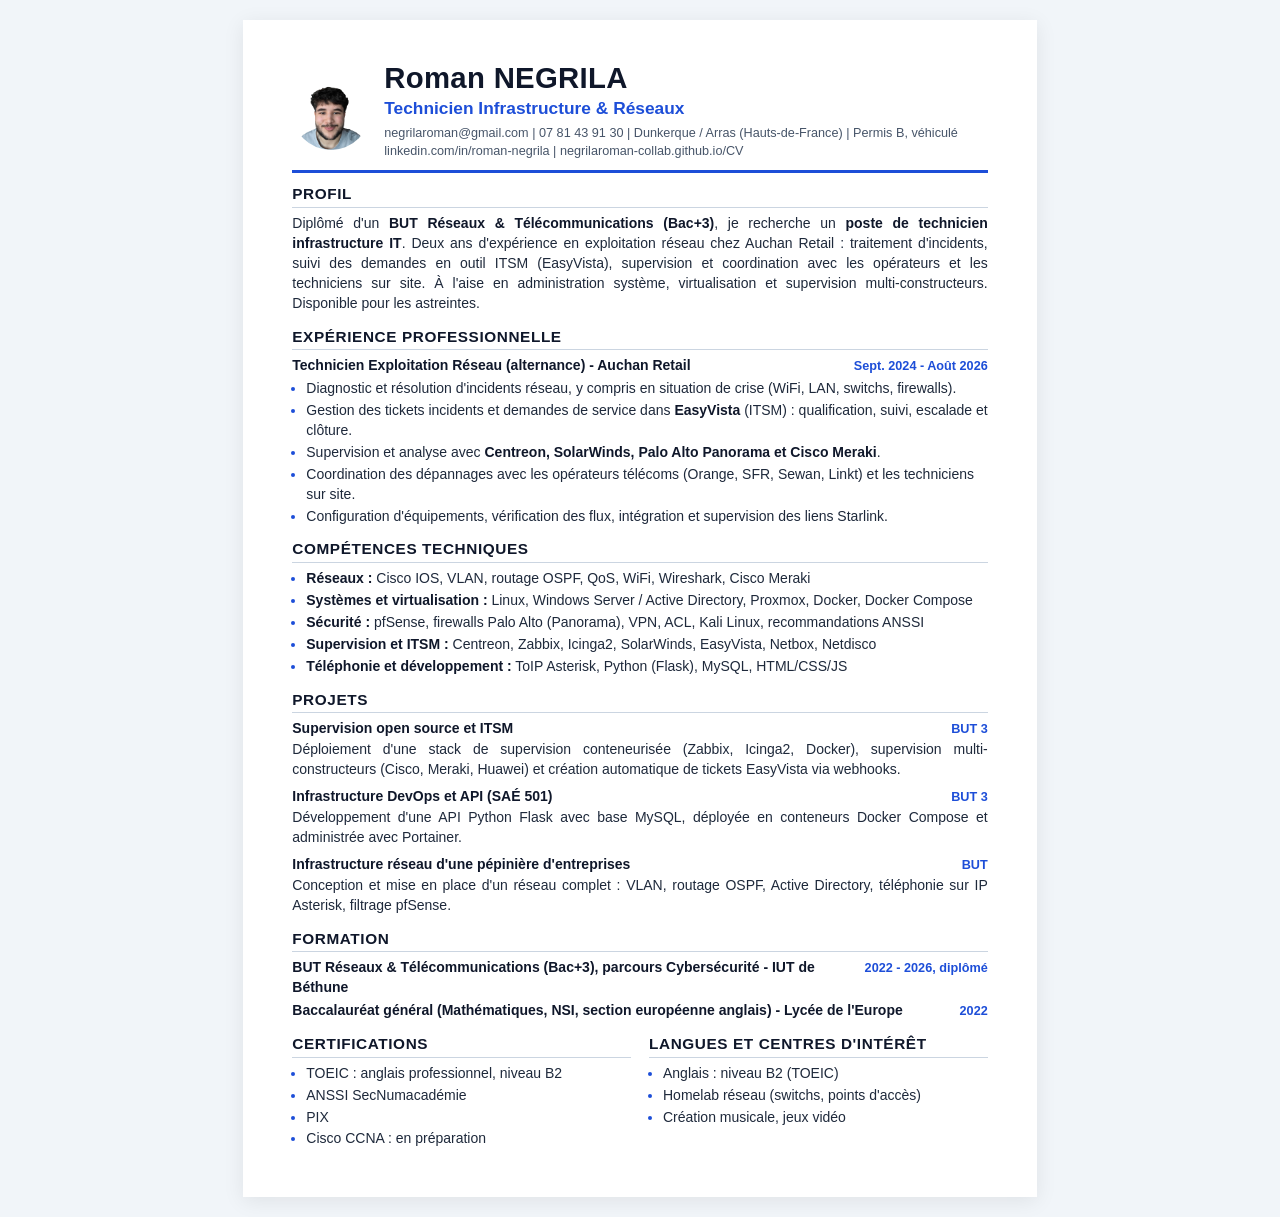
<file: cv-ats.html>
<!DOCTYPE html>
<html lang="fr">
<head>
    <meta charset="UTF-8">
    <meta name="viewport" content="width=device-width, initial-scale=1.0">
    <title>Roman Negrila - CV ATS Technicien Infrastructure &amp; Réseaux</title>
    <meta name="author" content="Roman Negrila">
    <meta name="description" content="CV de Roman Negrila, technicien infrastructure et réseaux, diplômé BUT R&amp;T (Bac+3).">
    <link rel="stylesheet" href="css/style-ats.css">
</head>
<body>
    <!-- Mise en page une colonne : ordre de lecture linéaire, sans icônes ni tableaux, pour une bonne lecture par les ATS -->
    <div class="cv-page">
        <header class="cv-header">
            <img src="img_Roman_Negrila.png" alt="Photo de Roman Negrila" class="profile-pic">
            <div class="header-text">
                <h1 class="name">Roman NEGRILA</h1>
                <p class="role">Technicien Infrastructure &amp; Réseaux</p>
                <p class="contact-line">
                    <span>negrilaroman@gmail.com</span> |
                    <span>07 81 43 91 30</span> |
                    <span>Dunkerque / Arras (Hauts-de-France)</span> |
                    <span>Permis B, véhiculé</span>
                </p>
                <p class="contact-line">
                    <span>linkedin.com/in/roman-negrila</span> |
                    <span>negrilaroman-collab.github.io/CV</span>
                </p>
            </div>
        </header>

        <section class="section">
            <h2 class="section-title">Profil</h2>
            <p class="summary-text">
                Diplômé d'un <strong>BUT Réseaux &amp; Télécommunications (Bac+3)</strong>, je recherche un <strong>poste de technicien infrastructure IT</strong>.
                Deux ans d'expérience en exploitation réseau chez Auchan Retail : traitement d'incidents, suivi des demandes en outil ITSM (EasyVista),
                supervision et coordination avec les opérateurs et les techniciens sur site. À l'aise en administration système, virtualisation et
                supervision multi-constructeurs. Disponible pour les astreintes.
            </p>
        </section>

        <section class="section">
            <h2 class="section-title">Expérience professionnelle</h2>
            <div class="item">
                <div class="item-header">
                    <h3>Technicien Exploitation Réseau (alternance) - Auchan Retail</h3>
                    <span class="date">Sept. 2024 - Août 2026</span>
                </div>
                <ul class="item-list">
                    <li>Diagnostic et résolution d'incidents réseau, y compris en situation de crise (WiFi, LAN, switchs, firewalls).</li>
                    <li>Gestion des tickets incidents et demandes de service dans <strong>EasyVista</strong> (ITSM) : qualification, suivi, escalade et clôture.</li>
                    <li>Supervision et analyse avec <strong>Centreon, SolarWinds, Palo Alto Panorama et Cisco Meraki</strong>.</li>
                    <li>Coordination des dépannages avec les opérateurs télécoms (Orange, SFR, Sewan, Linkt) et les techniciens sur site.</li>
                    <li>Configuration d'équipements, vérification des flux, intégration et supervision des liens Starlink.</li>
                </ul>
            </div>
        </section>

        <section class="section">
            <h2 class="section-title">Compétences techniques</h2>
            <ul class="skills-list">
                <li><strong>Réseaux :</strong> Cisco IOS, VLAN, routage OSPF, QoS, WiFi, Wireshark, Cisco Meraki</li>
                <li><strong>Systèmes et virtualisation :</strong> Linux, Windows Server / Active Directory, Proxmox, Docker, Docker Compose</li>
                <li><strong>Sécurité :</strong> pfSense, firewalls Palo Alto (Panorama), VPN, ACL, Kali Linux, recommandations ANSSI</li>
                <li><strong>Supervision et ITSM :</strong> Centreon, Zabbix, Icinga2, SolarWinds, EasyVista, Netbox, Netdisco</li>
                <li><strong>Téléphonie et développement :</strong> ToIP Asterisk, Python (Flask), MySQL, HTML/CSS/JS</li>
            </ul>
        </section>

        <section class="section">
            <h2 class="section-title">Projets</h2>
            <div class="item">
                <div class="item-header">
                    <h3>Supervision open source et ITSM</h3>
                    <span class="date">BUT 3</span>
                </div>
                <p>Déploiement d'une stack de supervision conteneurisée (Zabbix, Icinga2, Docker), supervision multi-constructeurs (Cisco, Meraki, Huawei) et création automatique de tickets EasyVista via webhooks.</p>
            </div>
            <div class="item">
                <div class="item-header">
                    <h3>Infrastructure DevOps et API (SAÉ 501)</h3>
                    <span class="date">BUT 3</span>
                </div>
                <p>Développement d'une API Python Flask avec base MySQL, déployée en conteneurs Docker Compose et administrée avec Portainer.</p>
            </div>
            <div class="item">
                <div class="item-header">
                    <h3>Infrastructure réseau d'une pépinière d'entreprises</h3>
                    <span class="date">BUT</span>
                </div>
                <p>Conception et mise en place d'un réseau complet : VLAN, routage OSPF, Active Directory, téléphonie sur IP Asterisk, filtrage pfSense.</p>
            </div>
        </section>

        <section class="section">
            <h2 class="section-title">Formation</h2>
            <div class="item compact">
                <div class="item-header">
                    <h3>BUT Réseaux &amp; Télécommunications (Bac+3), parcours Cybersécurité - IUT de Béthune</h3>
                    <span class="date">2022 - 2026, diplômé</span>
                </div>
            </div>
            <div class="item compact">
                <div class="item-header">
                    <h3>Baccalauréat général (Mathématiques, NSI, section européenne anglais) - Lycée de l'Europe</h3>
                    <span class="date">2022</span>
                </div>
            </div>
        </section>

        <section class="section two-cols">
            <div>
                <h2 class="section-title">Certifications</h2>
                <ul class="skills-list">
                    <li>TOEIC : anglais professionnel, niveau B2</li>
                    <li>ANSSI SecNumacadémie</li>
                    <li>PIX</li>
                    <li>Cisco CCNA : en préparation</li>
                </ul>
            </div>
            <div>
                <h2 class="section-title">Langues et centres d'intérêt</h2>
                <ul class="skills-list">
                    <li>Anglais : niveau B2 (TOEIC)</li>
                    <li>Homelab réseau (switchs, points d'accès)</li>
                    <li>Création musicale, jeux vidéo</li>
                </ul>
            </div>
        </section>
    </div>
</body>
</html>
</file>
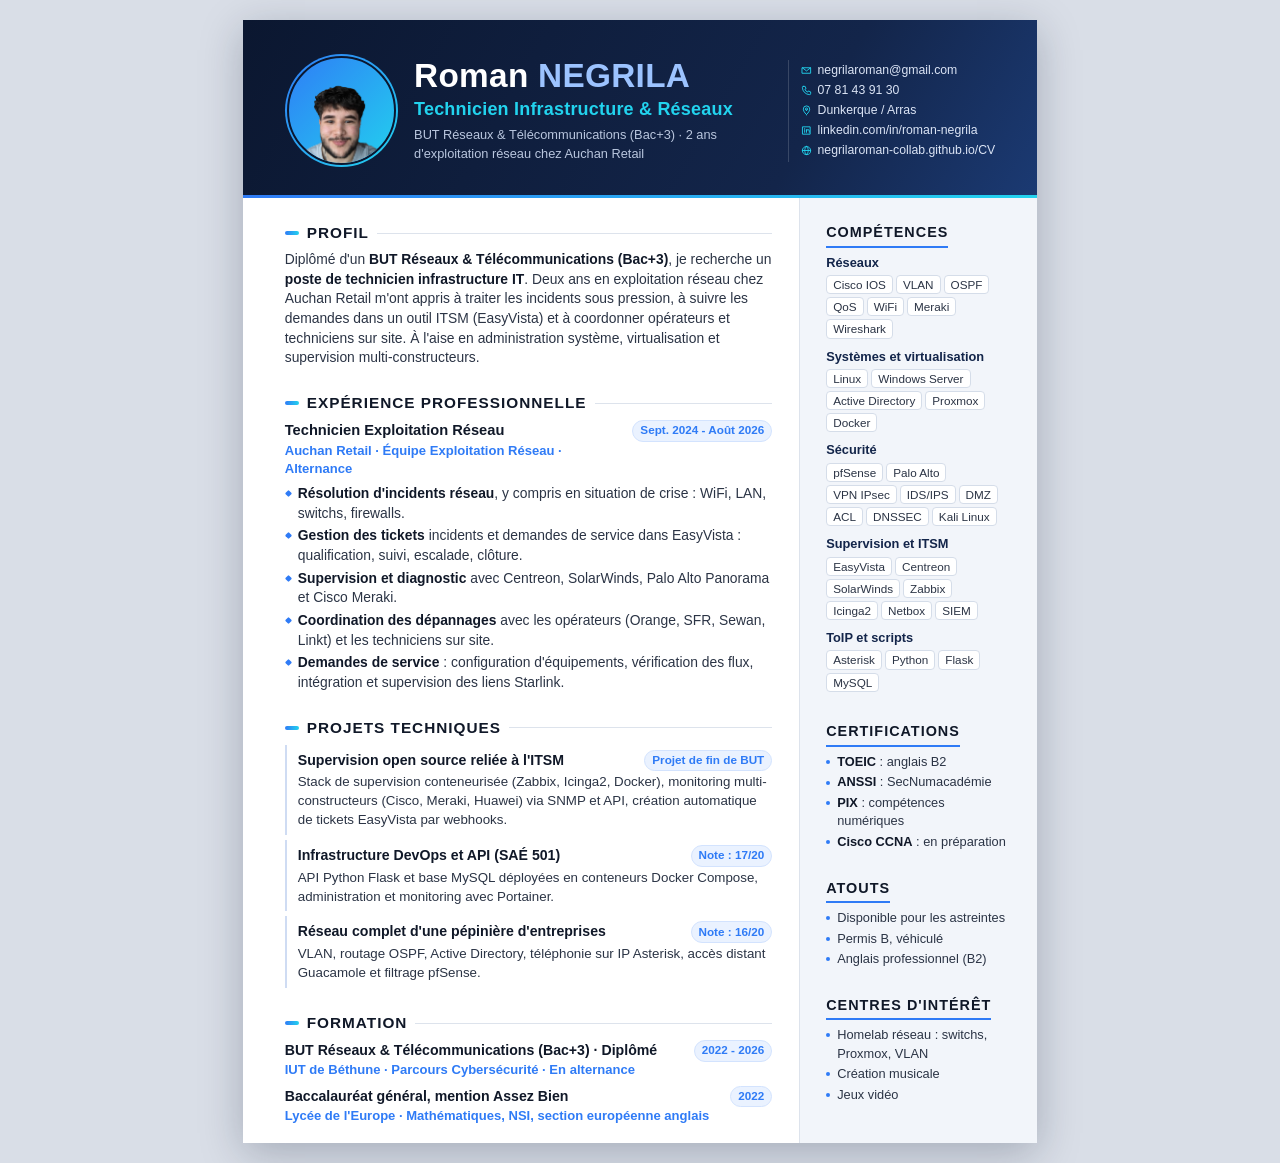
<file: cv-pdf.html>
<!DOCTYPE html>
<html lang="fr">
<head>
    <meta charset="UTF-8">
    <meta name="viewport" content="width=device-width, initial-scale=1.0">
    <title>Roman Negrila - CV Technicien Infrastructure &amp; Réseaux</title>
    <meta name="author" content="Roman Negrila">
    <meta name="description" content="CV de Roman Negrila, technicien infrastructure et réseaux, diplômé BUT R&amp;T (Bac+3).">
    <link rel="stylesheet" href="css/style-pdf.css">
</head>
<body>
<!--
    CV une page A4.
    Lisibilité ATS : vrai texte (aucune image de texte), icônes en SVG sans texte,
    contenu principal placé avant la colonne latérale dans le code, police TrueType système.
-->
<div class="cv-page">

    <header class="cv-header">
        <div class="header-photo">
            <img src="img_Roman_Negrila.png" alt="Photo de Roman Negrila">
        </div>
        <div class="header-main">
            <h1 class="name">Roman <span>NEGRILA</span></h1>
            <p class="role">Technicien Infrastructure &amp; Réseaux</p>
            <p class="tagline">BUT Réseaux &amp; Télécommunications (Bac+3) · 2 ans d'exploitation réseau chez Auchan Retail</p>
        </div>
        <ul class="header-contact">
            <li><svg viewBox="0 0 24 24" aria-hidden="true"><path d="M3 6h18v12H3z M3 6l9 7 9-7"/></svg>negrilaroman@gmail.com</li>
            <li><svg viewBox="0 0 24 24" aria-hidden="true"><path d="M5 3h4l2 5-2.5 1.5a11 11 0 0 0 6 6L16 13l5 2v4a2 2 0 0 1-2 2A16 16 0 0 1 3 5a2 2 0 0 1 2-2z"/></svg>07 81 43 91 30</li>
            <li><svg viewBox="0 0 24 24" aria-hidden="true"><path d="M12 21s-7-6.2-7-12a7 7 0 0 1 14 0c0 5.8-7 12-7 12z M12 11.5a2.5 2.5 0 1 0 0-5 2.5 2.5 0 0 0 0 5z"/></svg>Dunkerque / Arras</li>
            <li><svg viewBox="0 0 24 24" aria-hidden="true"><path d="M4 4h16v16H4z M8 10v6 M8 7.5v.01 M12 16v-6 M12 13a3 3 0 0 1 6 0v3"/></svg>linkedin.com/in/roman-negrila</li>
            <li><svg viewBox="0 0 24 24" aria-hidden="true"><path d="M12 3a9 9 0 1 0 0 18 9 9 0 0 0 0-18z M3 12h18 M12 3c2.5 2.6 3.8 5.6 3.8 9S14.5 18.4 12 21 M12 3C9.5 5.6 8.2 8.6 8.2 12s1.3 6.4 3.8 9"/></svg>negrilaroman-collab.github.io/CV</li>
        </ul>
    </header>

    <div class="cv-body">
        <main class="cv-main">

            <section class="section">
                <h2 class="section-title">Profil</h2>
                <p class="summary">
                    Diplômé d'un <strong>BUT Réseaux &amp; Télécommunications (Bac+3)</strong>, je recherche un
                    <strong>poste de technicien infrastructure IT</strong>. Deux ans en exploitation réseau chez Auchan Retail
                    m'ont appris à traiter les incidents sous pression, à suivre les demandes dans un outil ITSM (EasyVista)
                    et à coordonner opérateurs et techniciens sur site. À l'aise en administration système, virtualisation
                    et supervision multi-constructeurs.
                </p>
            </section>

            <section class="section">
                <h2 class="section-title">Expérience professionnelle</h2>
                <article class="job">
                    <div class="job-head">
                        <div>
                            <h3>Technicien Exploitation Réseau</h3>
                            <p class="org">Auchan Retail · Équipe Exploitation Réseau · Alternance</p>
                        </div>
                        <span class="date">Sept. 2024 - Août 2026</span>
                    </div>
                    <ul class="bullets">
                        <li><strong>Résolution d'incidents réseau</strong>, y compris en situation de crise : WiFi, LAN, switchs, firewalls.</li>
                        <li><strong>Gestion des tickets</strong> incidents et demandes de service dans EasyVista : qualification, suivi, escalade, clôture.</li>
                        <li><strong>Supervision et diagnostic</strong> avec Centreon, SolarWinds, Palo Alto Panorama et Cisco Meraki.</li>
                        <li><strong>Coordination des dépannages</strong> avec les opérateurs (Orange, SFR, Sewan, Linkt) et les techniciens sur site.</li>
                        <li><strong>Demandes de service</strong> : configuration d'équipements, vérification des flux, intégration et supervision des liens Starlink.</li>
                    </ul>
                </article>
            </section>

            <section class="section">
                <h2 class="section-title">Projets techniques</h2>
                <article class="project">
                    <div class="job-head">
                        <h3>Supervision open source reliée à l'ITSM</h3>
                        <span class="date">Projet de fin de BUT</span>
                    </div>
                    <p>Stack de supervision conteneurisée (Zabbix, Icinga2, Docker), monitoring multi-constructeurs (Cisco, Meraki, Huawei) via SNMP et API, création automatique de tickets EasyVista par webhooks.</p>
                </article>
                <article class="project">
                    <div class="job-head">
                        <h3>Infrastructure DevOps et API (SAÉ 501)</h3>
                        <span class="date">Note : 17/20</span>
                    </div>
                    <p>API Python Flask et base MySQL déployées en conteneurs Docker Compose, administration et monitoring avec Portainer.</p>
                </article>
                <article class="project">
                    <div class="job-head">
                        <h3>Réseau complet d'une pépinière d'entreprises</h3>
                        <span class="date">Note : 16/20</span>
                    </div>
                    <p>VLAN, routage OSPF, Active Directory, téléphonie sur IP Asterisk, accès distant Guacamole et filtrage pfSense.</p>
                </article>
            </section>

            <section class="section">
                <h2 class="section-title">Formation</h2>
                <article class="edu">
                    <div class="job-head">
                        <div>
                            <h3>BUT Réseaux &amp; Télécommunications (Bac+3) · Diplômé</h3>
                            <p class="org">IUT de Béthune · Parcours Cybersécurité · En alternance</p>
                        </div>
                        <span class="date">2022 - 2026</span>
                    </div>
                </article>
                <article class="edu">
                    <div class="job-head">
                        <div>
                            <h3>Baccalauréat général, mention Assez Bien</h3>
                            <p class="org">Lycée de l'Europe · Mathématiques, NSI, section européenne anglais</p>
                        </div>
                        <span class="date">2022</span>
                    </div>
                </article>
            </section>

        </main>

        <aside class="cv-side">
            <section class="side-section">
                <h2 class="side-title">Compétences</h2>
                <div class="skill-group">
                    <h3>Réseaux</h3>
                    <p class="chips"><span>Cisco IOS</span> <span>VLAN</span> <span>OSPF</span> <span>QoS</span> <span>WiFi</span> <span>Meraki</span> <span>Wireshark</span></p>
                </div>
                <div class="skill-group">
                    <h3>Systèmes et virtualisation</h3>
                    <p class="chips"><span>Linux</span> <span>Windows Server</span> <span>Active Directory</span> <span>Proxmox</span> <span>Docker</span></p>
                </div>
                <div class="skill-group">
                    <h3>Sécurité</h3>
                    <p class="chips"><span>pfSense</span> <span>Palo Alto</span> <span>VPN IPsec</span> <span>IDS/IPS</span> <span>DMZ</span> <span>ACL</span> <span>DNSSEC</span> <span>Kali Linux</span></p>
                </div>
                <div class="skill-group">
                    <h3>Supervision et ITSM</h3>
                    <p class="chips"><span>EasyVista</span> <span>Centreon</span> <span>SolarWinds</span> <span>Zabbix</span> <span>Icinga2</span> <span>Netbox</span> <span>SIEM</span></p>
                </div>
                <div class="skill-group">
                    <h3>ToIP et scripts</h3>
                    <p class="chips"><span>Asterisk</span> <span>Python</span> <span>Flask</span> <span>MySQL</span></p>
                </div>
            </section>


            <section class="side-section">
                <h2 class="side-title">Certifications</h2>
                <ul class="side-list">
                    <li><strong>TOEIC</strong> : anglais B2</li>
                    <li><strong>ANSSI</strong> : SecNumacadémie</li>
                    <li><strong>PIX</strong> : compétences numériques</li>
                    <li><strong>Cisco CCNA</strong> : en préparation</li>
                </ul>
            </section>

            <section class="side-section">
                <h2 class="side-title">Atouts</h2>
                <ul class="side-list">
                    <li>Disponible pour les astreintes</li>
                    <li>Permis B, véhiculé</li>
                    <li>Anglais professionnel (B2)</li>
                </ul>
            </section>

            <section class="side-section">
                <h2 class="side-title">Centres d'intérêt</h2>
                <ul class="side-list">
                    <li>Homelab réseau : switchs, Proxmox, VLAN</li>
                    <li>Création musicale</li>
                    <li>Jeux vidéo</li>
                </ul>
            </section>
        </aside>
    </div>
</div>
</body>
</html>
</file>
<file: css/style-ats.css>
/* style-ats.css - Variante sobre une colonne du CV, pour les formulaires de candidature en ligne (ATS) */

/* Police système TrueType (Calibri sous Windows, Carlito sous Linux) : aucun téléchargement,
   et le PDF exporté garde un texte extractible proprement par les ATS */

:root {
    --primary: #0f172a;
    --accent: #1d4ed8;
    --text-main: #1e293b;
    --text-muted: #475569;
    --border: #cbd5e1;
    --soft: #f1f5f9;
}

* {
    margin: 0;
    padding: 0;
    box-sizing: border-box;
}

body {
    font-family: Calibri, Carlito, Arial, Helvetica, sans-serif;
    color: var(--text-main);
    font-size: 10.5pt;
    line-height: 1.42;
    background: #fff;
}

@page {
    size: A4 portrait;
    margin: 0;
}

.cv-page {
    width: 210mm;
    min-height: 297mm;
    margin: 0 auto;
    padding: 11mm 13mm 9mm;
    background: #fff;
}

/* ================= EN-TÊTE ================= */
.cv-header {
    display: flex;
    align-items: center;
    gap: 14px;
    padding-bottom: 9px;
    margin-bottom: 10px;
    border-bottom: 3px solid var(--accent);
}

.profile-pic {
    width: 78px;
    height: 78px;
    border-radius: 50%;
    object-fit: cover;
    flex-shrink: 0;
}

.name {
    font-size: 22pt;
    font-weight: 700;
    color: var(--primary);
    line-height: 1.1;
    letter-spacing: 0.3px;
}

.role {
    font-size: 13pt;
    font-weight: 700;
    color: var(--accent);
    margin: 2px 0 5px;
}

.contact-line {
    font-size: 9.5pt;
    color: var(--text-muted);
}

/* ================= SECTIONS ================= */
.section {
    margin-bottom: 12px;
}

.section-title {
    font-size: 11.5pt;
    font-weight: 700;
    color: var(--primary);
    text-transform: uppercase;
    letter-spacing: 0.6px;
    border-bottom: 1px solid var(--border);
    padding-bottom: 2px;
    margin-bottom: 6px;
}

.summary-text {
    text-align: justify;
}

.summary-text strong,
.item-list strong,
.skills-list strong {
    color: var(--primary);
    font-weight: 600;
}

.item {
    margin-bottom: 7px;
}

.item.compact {
    margin-bottom: 3px;
}

.item-header {
    display: flex;
    justify-content: space-between;
    align-items: baseline;
    gap: 10px;
}

.item-header h3 {
    font-size: 10.5pt;
    font-weight: 700;
    color: var(--primary);
}

.date {
    font-size: 9.5pt;
    font-weight: 600;
    color: var(--accent);
    white-space: nowrap;
}

.item p {
    margin-top: 1px;
    text-align: justify;
}

.item-list,
.skills-list {
    margin-top: 3px;
    padding-left: 14px;
}

.item-list li,
.skills-list li {
    margin-bottom: 2px;
}

.item-list li::marker,
.skills-list li::marker {
    color: var(--accent);
}

.two-cols {
    display: grid;
    grid-template-columns: 1fr 1fr;
    gap: 18px;
}

@media screen {
    body { background: var(--soft); }
    .cv-page { margin: 20px auto; box-shadow: 0 4px 20px rgba(0, 0, 0, 0.08); }
}

@media print {
    * {
        -webkit-print-color-adjust: exact !important;
        print-color-adjust: exact !important;
    }
    body { background: #fff; }
    .cv-page { margin: 0; box-shadow: none; }
}
</file>
<file: css/style-pdf.css>
/* style-pdf.css - CV une page A4, design deux zones, lisible par les ATS
   Police système TrueType (Calibri sous Windows, Carlito sous Linux) : aucun téléchargement,
   et le PDF exporté garde un texte extractible proprement. */

:root {
    --navy: #0b1730;
    --navy-2: #13254a;
    --accent: #2f7bf6;
    --accent-2: #22d3ee;
    --ink: #101828;
    --text: #2b3445;
    --muted: #5b6577;
    --line: #dde3ec;
    --side-bg: #f2f5fa;
    --chip-bg: #ffffff;
}

* { margin: 0; padding: 0; box-sizing: border-box; }

body {
    font-family: Calibri, Carlito, "Segoe UI", Arial, sans-serif;
    color: var(--text);
    font-size: 10.4pt;
    line-height: 1.42;
    background: #fff;
}

@page { size: A4 portrait; margin: 0; }

.cv-page {
    width: 210mm;
    height: 297mm;
    margin: 0 auto;
    background: #fff;
    display: flex;
    flex-direction: column;
    overflow: hidden;
}

/* ================= EN-TÊTE ================= */
.cv-header {
    position: relative;
    display: grid;
    grid-template-columns: auto 1fr auto;
    align-items: center;
    gap: 16px;
    padding: 9mm 11mm 8mm;
    background: linear-gradient(120deg, var(--navy) 0%, var(--navy-2) 70%, #1b3a73 100%);
    color: #e8eefb;
}

/* filet dégradé sous l'en-tête */
.cv-header::after {
    content: "";
    position: absolute;
    left: 0; right: 0; bottom: 0;
    height: 3px;
    background: linear-gradient(90deg, var(--accent), var(--accent-2));
}

.header-photo {
    width: 30mm;
    height: 30mm;
    border-radius: 50%;
    padding: 2px;
    background: linear-gradient(135deg, var(--accent), var(--accent-2));
}

.header-photo img {
    width: 100%;
    height: 100%;
    border-radius: 50%;
    object-fit: cover;
    object-position: center 25%;
    border: 2px solid var(--navy);
    display: block;
}

.name {
    font-size: 25pt;
    font-weight: 700;
    line-height: 1;
    color: #fff;
    letter-spacing: 0.3px;
}

.name span { color: #9cc3ff; }

.role {
    margin-top: 5px;
    font-size: 13.5pt;
    font-weight: 700;
    color: var(--accent-2);
    letter-spacing: 0.2px;
}

.tagline {
    margin-top: 4px;
    font-size: 9.6pt;
    color: #b9c6de;
}

.header-contact {
    list-style: none;
    font-size: 9.2pt;
    color: #dbe4f5;
    border-left: 1px solid rgba(255, 255, 255, 0.16);
    padding-left: 12px;
}

.header-contact li {
    display: flex;
    align-items: center;
    gap: 6px;
    margin: 2.5px 0;
    white-space: nowrap;
}

.header-contact svg {
    width: 11px;
    height: 11px;
    flex-shrink: 0;
    fill: none;
    stroke: var(--accent-2);
    stroke-width: 2;
    stroke-linecap: round;
    stroke-linejoin: round;
}

/* ================= CORPS ================= */
.cv-body {
    flex: 1;
    display: grid;
    grid-template-columns: 1fr 63mm;
}

.cv-main {
    padding: 6.5mm 7mm 6mm 11mm;
}

.cv-side {
    background: var(--side-bg);
    padding: 6.5mm 8mm 6mm 7mm;
    border-left: 1px solid var(--line);
}

/* Titres de section principaux */
.section { margin-bottom: 6.4mm; }

.section-title {
    display: flex;
    align-items: center;
    gap: 8px;
    font-size: 11.5pt;
    font-weight: 700;
    color: var(--ink);
    text-transform: uppercase;
    letter-spacing: 1px;
    margin-bottom: 6px;
}

.section-title::before {
    content: "";
    width: 14px;
    height: 4px;
    border-radius: 2px;
    background: linear-gradient(90deg, var(--accent), var(--accent-2));
}

.section-title::after {
    content: "";
    flex: 1;
    height: 1px;
    background: var(--line);
}

.summary { text-align: left; }
.summary strong, .bullets strong { color: var(--ink); }

/* Expérience, projets, formation */
.job-head {
    display: flex;
    justify-content: space-between;
    align-items: flex-start;
    gap: 10px;
}

.job-head h3 {
    font-size: 11pt;
    font-weight: 700;
    color: var(--ink);
}

.org {
    font-size: 9.8pt;
    font-weight: 700;
    color: var(--accent);
    margin-top: 1px;
}

.date {
    flex-shrink: 0;
    font-size: 8.8pt;
    font-weight: 700;
    color: var(--accent);
    background: #eaf2ff;
    border: 1px solid #d3e3fe;
    padding: 1.5px 7px;
    border-radius: 20px;
    white-space: nowrap;
}

.bullets {
    list-style: none;
    margin-top: 5px;
}

.bullets li {
    position: relative;
    padding-left: 13px;
    margin-bottom: 3px;
}

.bullets li::before {
    content: "";
    position: absolute;
    left: 1px;
    top: 0.52em;
    width: 5px;
    height: 5px;
    border-radius: 1px;
    transform: rotate(45deg);
    background: var(--accent);
}

.project {
    position: relative;
    padding: 5px 0 5px 11px;
    margin-bottom: 5px;
    border-left: 2px solid #cfdcf3;
}

.project p {
    margin-top: 2px;
    font-size: 10pt;
}

.project .job-head h3 { font-size: 10.6pt; }

.edu { margin-bottom: 6px; }
.edu .job-head h3 { font-size: 10.6pt; }

/* ================= COLONNE LATÉRALE ================= */
.side-section { margin-bottom: 7mm; }

.side-title {
    font-size: 10.8pt;
    font-weight: 700;
    color: var(--ink);
    text-transform: uppercase;
    letter-spacing: 1px;
    padding-bottom: 3px;
    margin-bottom: 6px;
    border-bottom: 2px solid var(--accent);
    display: inline-block;
}

.skill-group { margin-bottom: 6px; }

.skill-group h3 {
    font-size: 9.6pt;
    font-weight: 700;
    color: var(--navy-2);
    margin-bottom: 3px;
}

.chips { line-height: 1.9; font-size: 0; }

.chips span {
    display: inline-block;
    font-size: 8.8pt;
    line-height: 1.3;
    color: var(--text);
    background: var(--chip-bg);
    border: 1px solid #d5dde9;
    border-radius: 4px;
    padding: 1px 6px;
    margin: 0 3px 3px 0;
}

.side-list {
    list-style: none;
    font-size: 9.6pt;
}

.side-list li {
    position: relative;
    padding-left: 11px;
    margin-bottom: 2.5px;
}

.side-list li::before {
    content: "";
    position: absolute;
    left: 0;
    top: 0.55em;
    width: 4px;
    height: 4px;
    border-radius: 50%;
    background: var(--accent);
}

.side-list strong { color: var(--ink); }

/* Aperçu écran */
@media screen {
    body { background: #d9dee7; padding: 20px 0; }
    .cv-page { box-shadow: 0 10px 40px rgba(11, 23, 48, 0.25); }
}

@media print {
    * {
        -webkit-print-color-adjust: exact !important;
        print-color-adjust: exact !important;
    }
    body { background: #fff; padding: 0; }
    .cv-page { box-shadow: none; }
}
</file>
